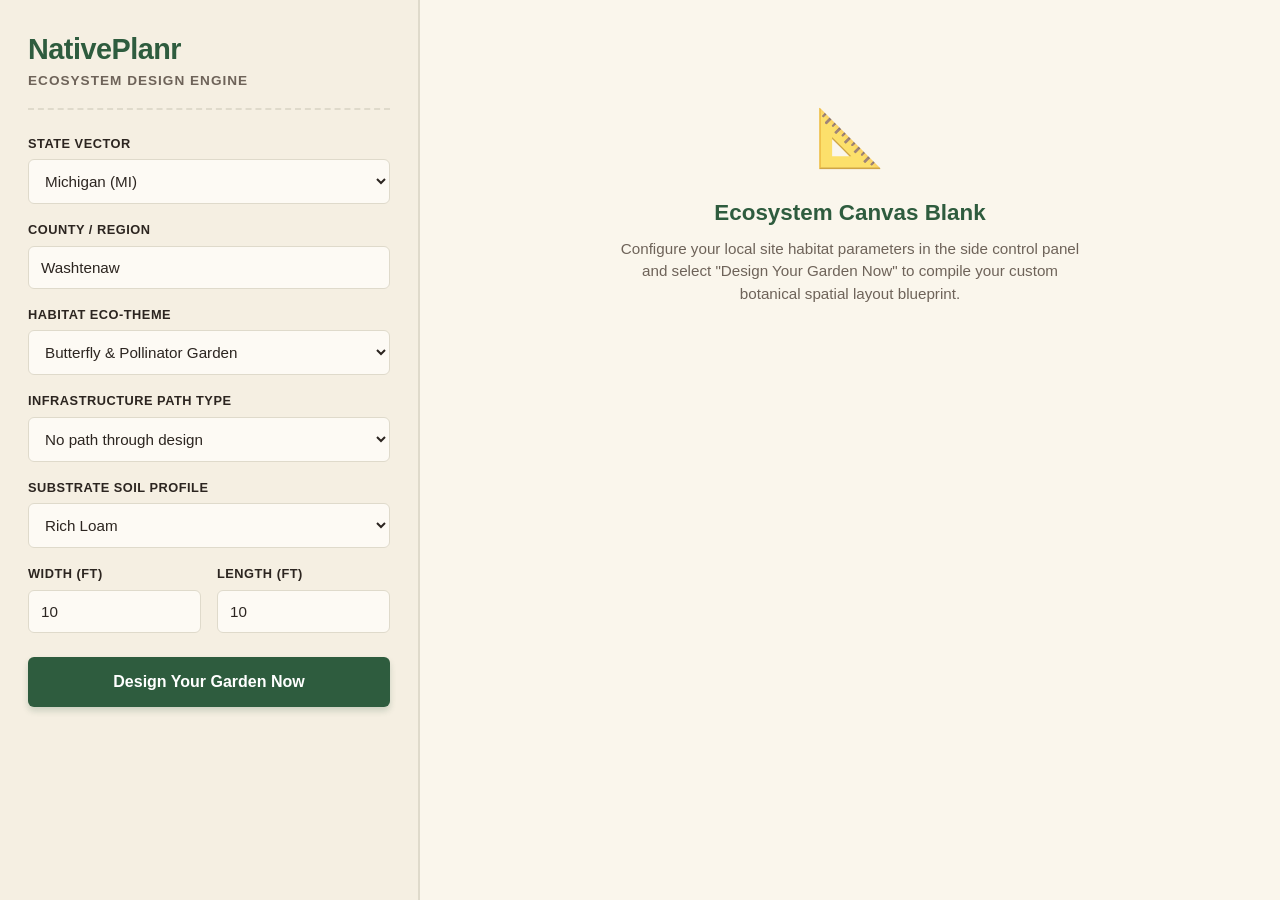
<file: public/index.html>
<!DOCTYPE html>
<html lang="en">
<head>
  <meta charset="UTF-8">
  <meta name="viewport" content="width=device-width, initial-scale=1.0">
  <title>NativePlanr // Native Habitat Blueprint Engine</title>
  <link rel="stylesheet" href="styles.css">
</head>
<body>

  <div id="app-workspace-container">
    
    <aside class="workspace-sidebar" id="app-control-sidebar">
      
      <div class="sidebar-branding">
        <h1>NativePlanr</h1>
        <p class="tagline">Ecosystem Design Engine</p>
      </div>

      <form id="garden-input-form" class="sidebar-form-group">
        
        <div class="form-element">
          <label for="state-selection">State Vector</label>
          <select id="state-selection" required>
            <option value="MI" selected>Michigan (MI)</option>
            <option value="OH">Ohio (OH)</option>
            <option value="IN">Indiana (IN)</option>
            <option value="IL">Illinois (IL)</option>
            <option value="WI">Wisconsin (WI)</option>
          </select>
        </div>

        <div class="form-element">
          <label for="county-input">County / Region</label>
          <input type="text" id="county-input" placeholder="e.g. Washtenaw" value="Washtenaw">
        </div>

        <div class="form-element">
          <label for="garden-type-selection">Habitat Eco-Theme</label>
          <select id="garden-type-selection" required>
            <option value="pollinator" selected>Butterfly & Pollinator Garden</option>
            <option value="meadow">Native Meadow Garden</option>
            <option value="woodland">Woodland Edge Garden</option>
            <option value="part-shade">Part Shade Flower Garden</option>
            <option value="rain-garden">Wet Soil / Rain Garden</option>
            <option value="low-maintenance">Low-Maintenance Native Garden</option>
            <option value="deer-resistant">Deer-Resistant Native Garden</option>
          </select>
        </div>

        <div class="form-element">
          <label for="pathway-selection">Infrastructure Path Type</label>
          <select id="pathway-selection" required>
            <option value="none" selected>No path through design</option>
            <option value="grass">Grass Path</option>
            <option value="woodchips">Woodchip Path</option>
            <option value="gravel">Gravel Path</option>
            <option value="pavers">Paver Path</option>
            <option value="dirt">Dirt Path</option>
          </select>
        </div>

        <div class="form-element">
          <label for="soil-type-selection">Substrate Soil Profile</label>
          <select id="soil-type-selection" required>
            <option value="rich-loam" selected>Rich Loam</option>
            <option value="sandy">Sandy / Fast Draining</option>
            <option value="slight-clay">Slightly Clay</option>
            <option value="heavy-clay">Heavy Clay</option>
            <option value="wet-soggy">Wet / Soggy</option>
            <option value="swampy">Swampy / Standing Water</option>
          </select>
        </div>

        <div class="dimensional-row-group">
          <div class="form-element compact">
            <label for="plot-width-input">Width (ft)</label>
            <input type="number" id="plot-width-input" min="4" max="40" value="10" required>
          </div>
          <div class="form-element compact">
            <label for="plot-length-input">Length (ft)</label>
            <input type="number" id="plot-length-input" min="4" max="40" value="10" required>
          </div>
        </div>

        <button type="submit" class="action-submit-btn" id="generate-blueprint-trigger">
          Design Your Garden Now
        </button>
      </form>

      <div id="sidebar-telemetry-output-mount"></div>

    </aside>

    <main class="workspace-canvas-area" id="app-design-viewport">
      <div id="render-target-canvas">
        <div id="default-canvas-empty-prompt" class="canvas-empty-state">
          <div class="prompt-icon-graphic">📐</div>
          <h2>Ecosystem Canvas Blank</h2>
          <p>Configure your local site habitat parameters in the side control panel and select "Design Your Garden Now" to compile your custom botanical spatial layout blueprint.</p>
        </div>
      </div>
    </main>

  </div>

  <script src="render.js"></script>
  <script src="app.js"></script>
</body>
</html>
</file>
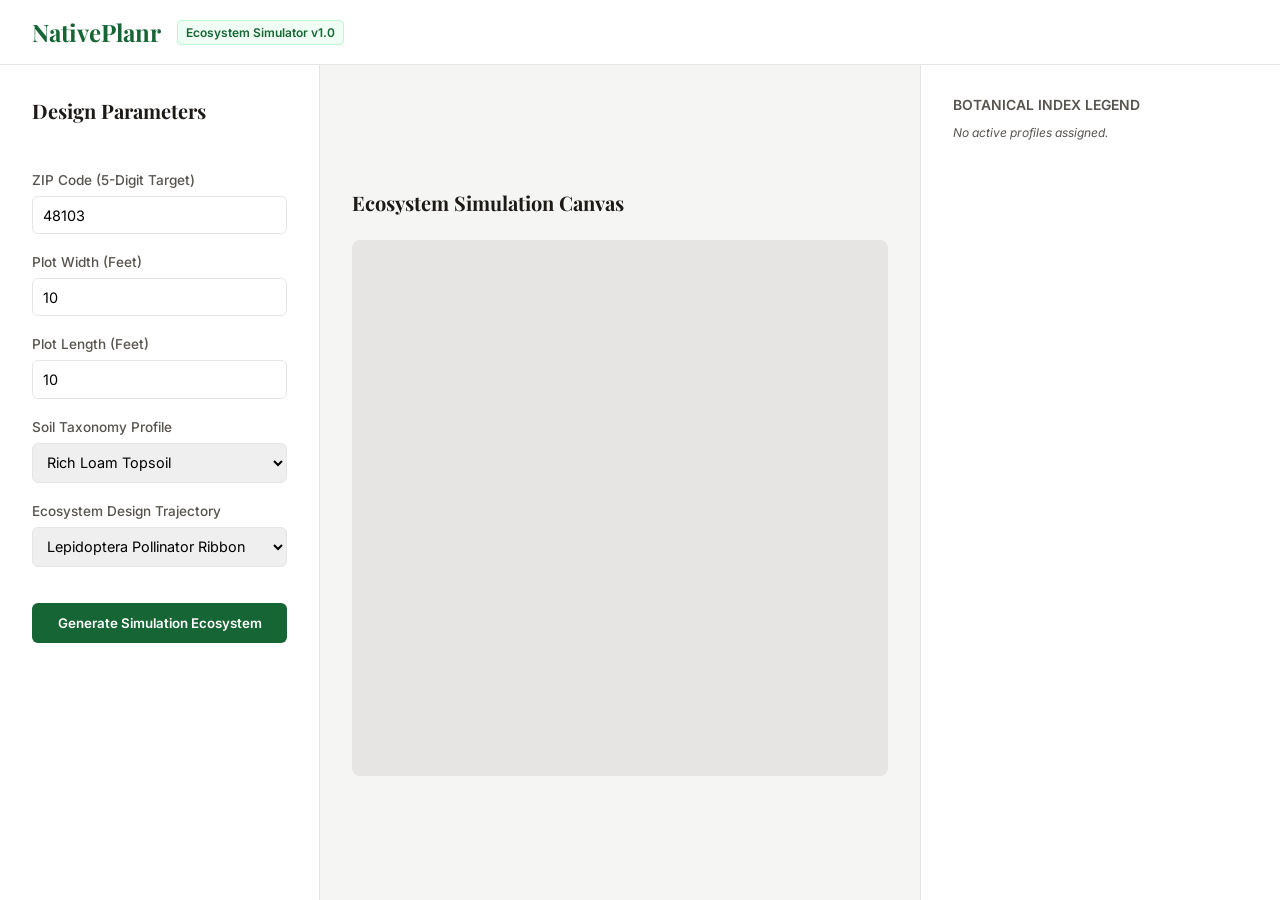
<file: src/index.html>
<!DOCTYPE html>
<html lang="en">
<head>
  <meta charset="UTF-8">
  <meta name="viewport" content="width=device-width, initial-scale=1.0">
  <title>NativePlanr — Habitat Simulation Generator</title>
  <link rel="stylesheet" href="styles.css">
  <link rel="preconnect" href="https://fonts.googleapis.com">
  <link rel="preconnect" href="https://fonts.gstatic.com" crossorigin>
  <link href="https://fonts.googleapis.com/css2?family=Inter:wght@400;500;600&family=Playfair+Display:ital,wght@0,500;0,600;1,400&display=swap" rel="stylesheet">
</head>
<body>
  <header class="app-header">
    <div class="header-container">
      <h1 class="logo-text">NativePlanr</h1>
      <span class="badge">Ecosystem Simulator v1.0</span>
    </div>
  </header>

  <main class="app-viewport">
    <section class="workspace-panel" id="input-pane"></section>

    <section class="canvas-panel">
      <div class="canvas-wrapper">
        <h2 class="section-title">Ecosystem Simulation Canvas</h2>
        <div id="loading-overlay" class="hidden">Simulating Habitat Ecology...</div>
        <div id="grid-canvas"></div>
      </div>
    </section>

    <section class="sidebar-panel">
      <div id="legend-pane"></div>
      <div id="metadata-pane" class="metadata-wrapper hidden">
        <h3 class="panel-subtitle">Ecological Insights</h3>
        <div id="seasonal-notes-list"></div>
        <hr class="divider" />
        <h3 class="panel-subtitle">SEO Target Context</h3>
        <div id="seo-tags-box"></div>
      </div>
    </section>
  </main>

  <script type="module" src="app.js"></script>
</body>
</html>
</file>
<file: public/styles.css>
/* ==========================================================================
   1. CORE VARIABLES & BRIGHT ECOLOGICAL PALETTE
   ========================================================================== */
:root {
  --bg-parchment: #fdfaf4;
  --bg-sidebar: #f5efe2;
  --text-dark: #2c2520;
  --text-muted: #6e6359;
  --border-color: #dfdacb;
  
  /* Ecological Botanical Accents */
  --prairie-green: #2e5c3e;
  --sage-green: #7fa685;
  --warm-soil: #8c6239;
  --sky-blue: #70a1b5;
  --coneflower-purple: #9c6c9a;
  --blazing-star: #8850a1;
  --milkweed-leaf: #557a46;
  --pathway-woodchip: #c2a679;
}

/* Base Reset & Typography */
* {
  box-sizing: border-box;
  margin: 0;
  padding: 0;
}

body {
  font-family: -apple-system, BlinkMacSystemFont, "Segoe UI", Roboto, Helvetica, Arial, sans-serif;
  background-color: var(--bg-parchment);
  color: var(--text-dark);
  line-height: 1.5;
  overflow-x: hidden;
}

/* ==========================================================================
   2. APPLICATION LAYOUT MESH (WORKSPACE ARCHITECTURE)
   ========================================================================== */
#app-workspace-container {
  display: flex;
  flex-direction: column;
  min-height: 100vh;
}

/* Responsive Desktop Workspace Splits */
@media (min-width: 992px) {
  #app-workspace-container {
    flex-direction: row;
    height: 100vh;
    overflow: hidden;
  }

  .workspace-sidebar {
    width: 420px;
    min-width: 360px;
    max-width: 440px;
    height: 100vh;
    overflow-y: auto;
    border-right: 2px solid var(--border-color);
    position: sticky;
    top: 0;
  }

  .workspace-canvas-area {
    flex: 1;
    height: 100vh;
    overflow-y: auto;
    background-color: #faf6ec;
  }
}

/* ==========================================================================
   3. SIDEBAR BRANDING & INTENSIVE INTAKES DESIGN
   ========================================================================== */
.workspace-sidebar {
  background-color: var(--bg-sidebar);
  padding: 1.75rem;
}

.sidebar-branding {
  margin-bottom: 1.5rem;
  border-bottom: 2px dashed var(--border-color);
  padding-bottom: 1rem;
}

.sidebar-branding h1 {
  font-size: 1.8rem;
  color: var(--prairie-green);
  font-weight: 800;
  letter-spacing: -0.5px;
}

.sidebar-branding .tagline {
  font-size: 0.85rem;
  color: var(--text-muted);
  text-transform: uppercase;
  letter-spacing: 1px;
  font-weight: bold;
}

/* Comprehensive Form Elements Layout */
.sidebar-form-group {
  display: flex;
  flex-direction: column;
  gap: 1rem;
}

.form-element {
  display: flex;
  flex-direction: column;
  gap: 0.4rem;
}

.form-element label {
  font-size: 0.8rem;
  font-weight: 700;
  text-transform: uppercase;
  color: var(--text-dark);
  letter-spacing: 0.5px;
}

.form-element select,
.form-element input[type="text"],
.form-element input[type="number"] {
  width: 100%;
  padding: 0.75rem;
  background-color: var(--bg-parchment);
  border: 1px solid var(--border-color);
  border-radius: 6px;
  color: var(--text-dark);
  font-size: 0.95rem;
  transition: all 0.2s ease;
}

.form-element select:focus,
.form-element input:focus {
  outline: none;
  border-color: var(--prairie-green);
  box-shadow: 0 0 0 3px rgba(46, 92, 62, 0.15);
}

.dimensional-row-group {
  display: flex;
  gap: 1rem;
}

.dimensional-row-group .compact {
  flex: 1;
}

/* Bold Generate Trigger Button */
.action-submit-btn {
  width: 100%;
  padding: 1rem;
  background-color: var(--prairie-green);
  color: white;
  border: none;
  border-radius: 6px;
  font-size: 1rem;
  font-weight: 700;
  cursor: pointer;
  transition: background-color 0.2s ease, transform 0.1s ease;
  box-shadow: 0 4px 6px rgba(46, 92, 62, 0.2);
  margin-top: 0.5rem;
  margin-bottom: 1rem;
}

.action-submit-btn:hover {
  background-color: #23472f;
}

.action-submit-btn:active {
  transform: scale(0.98);
}

/* ==========================================================================
   4. TELEMETRY OUTPUT CARD & VIBRANT LEGEND MODULES
   ========================================================================== */
.botanical-summary-panel {
  background-color: var(--bg-parchment);
  border: 1px solid var(--border-color);
  border-radius: 8px;
  padding: 1.25rem;
  margin-top: 1.5rem;
  box-shadow: 0 2px 4px rgba(0,0,0,0.03);
}

.summary-headline {
  font-size: 1.1rem;
  color: var(--warm-soil);
  margin-bottom: 0.75rem;
  font-weight: 700;
}

.summary-details-grid {
  display: flex;
  flex-direction: column;
  gap: 0.5rem;
  font-size: 0.85rem;
  border-bottom: 1px solid var(--border-color);
  padding-bottom: 0.75rem;
  margin-bottom: 0.75rem;
}

.summary-item {
  display: flex;
  justify-content: space-between;
}

.summary-educational-text {
  font-size: 0.85rem;
  font-style: italic;
  color: var(--text-muted);
  line-height: 1.4;
}

/* Viewport Scale Actions Widget Group */
.viewport-controls {
  display: flex;
  align-items: center;
  justify-content: space-between;
  background: var(--bg-parchment);
  border: 1px solid var(--border-color);
  padding: 0.5rem;
  border-radius: 6px;
  margin-top: 1rem;
}

.zoom-btn {
  padding: 0.4rem 0.8rem;
  background: white;
  border: 1px solid var(--border-color);
  border-radius: 4px;
  cursor: pointer;
  font-size: 0.8rem;
  font-weight: bold;
}

.zoom-btn:hover {
  background: #fdfaf4;
  border-color: var(--text-muted);
}

#zoom-percentage-label {
  font-size: 0.8rem;
  font-family: monospace;
  font-weight: bold;
}

/* Clean Integrated Legend Design Block */
.zone-legend {
  display: flex;
  flex-direction: column;
  gap: 0.5rem;
  margin-top: 1.5rem;
  padding-top: 1rem;
  border-top: 2px dashed var(--border-color);
}

.legend-item {
  display: flex;
  align-items: center;
  gap: 0.75rem;
  font-size: 0.85rem;
}

.legend-color {
  width: 16px;
  height: 16px;
  border-radius: 4px;
  flex-shrink: 0;
  border: 1px solid rgba(0,0,0,0.1);
}

/* ==========================================================================
   5. RIGHT CANVAS: INTERACTIVE LANDSCAPE PLATFORM BOARD
   ========================================================================== */
.workspace-canvas-area {
  padding: 2rem;
  display: flex;
  flex-direction: column;
  align-items: center;
  justify-content: flex-start;
}

#canvas-rendering-target-wrapper {
  width: 100%;
  max-width: 900px;
}

.blueprint-section-header {
  width: 100%;
  margin-bottom: 1.5rem;
  border-bottom: 2px dashed var(--border-color);
  padding-bottom: 0.5rem;
}

.panel-headline {
  font-size: 1.6rem;
  color: var(--prairie-green);
  font-weight: 700;
}

/* Mobile Scrollable Viewport Frame Box */
.mobile-viewport-container {
  width: 100%;
  overflow: auto;
  background-color: var(--bg-parchment);
  border: 2px dashed var(--border-color);
  border-radius: 12px;
  padding: 2rem;
  box-shadow: inset 0 4px 12px rgba(0,0,0,0.02);
  display: flex;
  justify-content: center;
  align-items: center;
  min-height: 450px;
}

/* ==========================================================================
   6. GRAPHIC DESIGN MATRIX CANVAS TILES MAP ENGINE
   ========================================================================== */
.spatial-grid-matrix {
  display: grid;
  grid-template-columns: repeat(var(--grid-cols, 12), minmax(65px, 1fr));
  grid-template-rows: repeat(var(--grid-rows, 12), minmax(65px, 1fr));
  gap: 4px;
  transform-origin: center center;
  transition: transform 0.2s cubic-bezier(0.1, 0.8, 0.2, 1);
}

.matrix-tile {
  background-color: white;
  border-radius: 6px;
  border: 1px solid var(--border-color);
  aspect-ratio: 1 / 1;
  display: flex;
  flex-direction: column;
  align-items: center;
  justify-content: center;
  padding: 0.25rem;
  text-align: center;
  box-shadow: 0 2px 4px rgba(0,0,0,0.02);
  transition: all 0.15s ease;
}

.matrix-tile:hover {
  transform: translateY(-2px);
  box-sizing: border-box;
  box-shadow: 0 4px 8px rgba(0,0,0,0.06);
}

.tile-icon-element {
  font-size: 1.3rem;
  margin-bottom: 0.15rem;
}

.tile-label {
  font-size: 0.62rem;
  font-weight: 600;
  line-height: 1.2;
  color: var(--text-dark);
  word-break: break-word;
  display: -webkit-box;
  -webkit-line-clamp: 2;
  -webkit-box-orient: vertical;
  overflow: hidden;
}

/* ==========================================================================
   7. SPECIFIC GRAPHIC CORE STRATIFICATION CLASSES
   ========================================================================== */
.zone-center { background-color: #ebd7ec !important; border-color: var(--coneflower-purple) !important; } /* Coneflower Purple Tint */
.zone-fill   { background-color: #f1e4fa !important; border-color: var(--blazing-star) !important; }       /* Blazing Star Tint */
.zone-edge   { background-color: #e2edd5 !important; border-color: var(--milkweed-leaf) !important; }      /* Milkweed Green Tint */
.zone-open   { background-color: #e6f2eb !important; border-color: var(--sage-green) !important; }         /* Grass Sedge Open Tint */

/* Infrastructure Footprints Overlays styling mapping */
.path-style-grass     { background-color: #cbdccb !important; border-color: #9cbda0 !important; font-weight: bold; }
.path-style-woodchips { background-color: #eccfa2 !important; border-color: #d1ab70 !important; font-weight: bold; }
.path-style-gravel    { background-color: #e0ded9 !important; border-color: #b8b6b0 !important; font-weight: bold; }
.path-style-pavers    { background-color: #d6cbc7 !important; border-color: #ad9a94 !important; font-weight: bold; }
.path-style-dirt      { background-color: #d7beaa !important; border-color: #a48268 !important; font-weight: bold; }

/* Empty States Prompts Graphics Formatting */
.canvas-empty-state, .canvas-error-state {
  text-align: center;
  padding: 4rem 2rem;
  color: var(--text-muted);
}

.prompt-icon-graphic {
  font-size: 3.5rem;
  margin-bottom: 1rem;
  opacity: 0.7;
}

.canvas-empty-state h2 {
  font-size: 1.4rem;
  color: var(--prairie-green);
  margin-bottom: 0.5rem;
}

.canvas-empty-state p {
  font-size: 0.95rem;
  max-width: 480px;
  margin: 0 auto;
  line-height: 1.5;
}
</file>
<file: src/styles.css>
/* src/styles.css */
:root {
  --canvas-bg: #f5f5f4;     /* Stone 100 (Calm Natural Linen) */
  --panel-bg: #ffffff;      /* Pure White Surface Modules */
  --border-color: #e7e5e4;  /* Stone 200 Structural Rules */
  --text-primary: #1c1917;  /* Stone 900 Charcoal Text */
  --text-muted: #57534e;    /* Stone 600 Branch Grey */
  --brand-accent: #166534;  /* Green 800 Deep Forest Flora Accent */
  
  /* Ecological Zone Theme Token Mapping */
  --zone-edge: #d6d3d1;     /* Stone 300 Buffer Zone */
  --zone-center: #bbf7d0;   /* Green 200 Pollinator Hotspot Core */
  --zone-fill: #e2e8f0;     /* Slate 200 Groundcover Matting */
}

* { box-sizing: border-box; margin: 0; padding: 0; }
body {
  font-family: 'Inter', system-ui, sans-serif;
  background-color: var(--canvas-bg);
  color: var(--text-primary);
  height: 100vh;
  display: flex;
  flex-direction: column;
  overflow: hidden;
}

.app-header {
  background-color: var(--panel-bg);
  border-bottom: 1px solid var(--border-color);
  padding: 1rem 2rem;
}
.header-container { display: flex; align-items: center; gap: 1rem; }
.logo-text { font-family: 'Playfair Display', Georgia, serif; font-size: 1.5rem; color: var(--brand-accent); }
.badge { font-size: 0.75rem; font-weight: 600; background: #f0fdf4; color: var(--brand-accent); padding: 0.25rem 0.5rem; border-radius: 4px; border: 1px solid #bbf7d0; }

.app-viewport { display: flex; flex: 1; overflow: hidden; }
.workspace-panel { width: 320px; background: var(--panel-bg); border-right: 1px solid var(--border-color); padding: 2rem; display: flex; flex-direction: column; gap: 1.5rem; overflow-y: auto; }
.canvas-panel { flex: 1; padding: 2rem; display: flex; justify-content: center; align-items: center; overflow: auto; }
.sidebar-panel { width: 360px; background: var(--panel-bg); border-left: 1px solid var(--border-color); padding: 2rem; display: flex; flex-direction: column; gap: 2rem; overflow-y: auto; }

.section-title { font-family: 'Playfair Display', Georgia, serif; font-size: 1.25rem; margin-bottom: 1.5rem; }
.panel-subtitle { font-size: 0.87rem; font-weight: 600; text-transform: uppercase; tracking: 0.05em; color: var(--text-muted); margin-bottom: 0.75rem; }

/* Control Form Styling */
.form-group { display: flex; flex-direction: column; gap: 0.5rem; }
.form-group label { font-size: 0.85rem; font-weight: 500; color: var(--text-muted); }
.form-group input, .form-group select { padding: 0.6rem; border: 1px solid var(--border-color); border-radius: 6px; font-size: 0.9rem; font-family: inherit; width: 100%; }
.form-group input:focus, .form-group select:focus { outline: 2px solid var(--brand-accent); }
.btn-primary { background: var(--brand-accent); color: white; padding: 0.75rem; font-weight: 600; border: none; border-radius: 6px; cursor: pointer; transition: opacity 0.2s; font-family: inherit; margin-top: 1rem; }
.btn-primary:hover { opacity: 0.9; }

/* Canvas Grid Engine Layouts */
.canvas-wrapper { width: 100%; max-width: 600px; display: flex; flex-direction: column; position: relative; }
#grid-canvas { display: grid; gap: 4px; width: 100%; background: #e7e5e4; padding: 8px; border-radius: 8px; border: 1px solid var(--border-color); aspect-ratio: 1; }
.grid-cell { border-radius: 4px; display: flex; justify-content: center; align-items: center; font-size: 0.65rem; font-weight: 600; aspect-ratio: 1; transition: transform 0.15s ease; border: 1px solid rgba(0,0,0,0.05); }
.grid-cell:hover { transform: scale(1.08); z-index: 10; cursor: pointer; }

/* Ecological Zone Presentation States */
.cell-zone-edge { background-color: var(--zone-edge); color: #44403c; }
.cell-zone-center { background-color: var(--zone-center); color: #166534; }
.cell-zone-fill { background-color: var(--zone-fill); color: #1e293b; }

/* Components Styling */
.legend-item { display: flex; align-items: center; gap: 0.75rem; padding: 0.5rem 0; border-bottom: 1px solid var(--border-color); }
.legend-color-dot { width: 12px; height: 12px; border-radius: 3px; flex-shrink: 0; }
.plant-names { display: flex; flex-direction: column; }
.plant-common { font-size: 0.9rem; font-weight: 500; }
.plant-scientific { font-size: 0.75rem; font-style: italic; color: var(--text-muted); }
.note-card { font-size: 0.85rem; line-height: 1.5; color: var(--text-muted); padding: 0.75rem; background: #fafaf9; border-left: 3px solid var(--brand-accent); margin-bottom: 0.5rem; border-radius: 0 4px 4px 0; }
.seo-tag { display: inline-block; font-size: 0.75rem; background: #f1f5f9; color: #475569; padding: 0.25rem 0.5rem; border-radius: 4px; margin: 0.25rem; border: 1px solid #cbd5e1; }
.divider { border: 0; border-top: 1px solid var(--border-color); margin: 1.5rem 0; }
.hidden { display: none !important; }
#loading-overlay { position: absolute; inset: 0; background: rgba(245,245,244,0.85); display: flex; justify-content: center; align-items: center; font-weight: 600; color: var(--brand-accent); z-index: 20; border-radius: 8px; }
</file>
